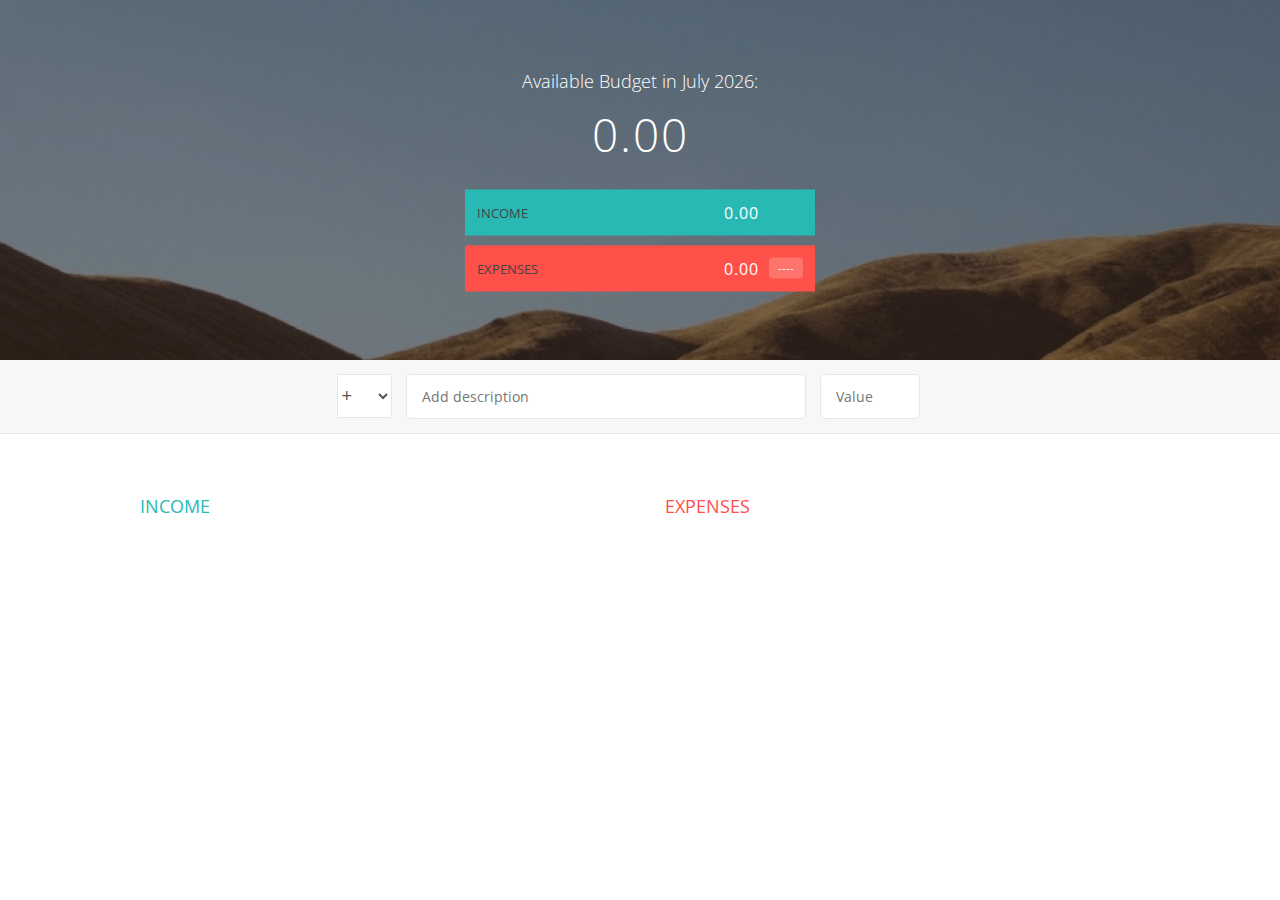
<file: budgety/index.html>
<!DOCTYPE html>
<html lang="en">
    <head>
        <meta charset="UTF-8">
        <link href="https://fonts.googleapis.com/css?family=Open+Sans:100,300,400,600" rel="stylesheet" type="text/css">
        <link href="http://code.ionicframework.com/ionicons/2.0.1/css/ionicons.min.css" rel="stylesheet" type="text/css">
        <link type="text/css" rel="stylesheet" href="style.css">
        <title>Budgety</title>
    </head>
    <body>
        
        <div class="top">
            <div class="budget">
                <div class="budget__title">
                    Available Budget in <span class="budget__title--month">%Month%</span>:
                </div>
                
                <div class="budget__value">+ 2,345.64</div>
                
                <div class="budget__income clearfix">
                    <div class="budget__income--text">Income</div>
                    <div class="right">
                        <div class="budget__income--value">+ 4,300.00</div>
                        <div class="budget__income--percentage">&nbsp;</div>
                    </div>
                </div>
                
                <div class="budget__expenses clearfix">
                    <div class="budget__expenses--text">Expenses</div>
                    <div class="right clearfix">
                        <div class="budget__expenses--value">- 1,954.36</div>
                        <div class="budget__expenses--percentage">45%</div>
                    </div>
                </div>
            </div>
        </div>
        
        
        
        <div class="bottom">
            <div class="add">
                <div class="add__container">
                    <select class="add__type">
                        <option value="inc" selected>+</option>
                        <option value="exp">-</option>
                    </select>
                    <input type="text" class="add__description" placeholder="Add description">
                    <input type="number" class="add__value" placeholder="Value">
                    <button class="add__btn"><i class="ion-ios-checkmark-outline"></i></button>
                </div>
            </div>
            
            <div class="container clearfix">
                <div class="income">
                    <h2 class="icome__title">Income</h2>
                    
                    <div class="income__list">
                       
                        <!--
                        <div class="item clearfix" id="income-0">
                            <div class="item__description">Salary</div>
                            <div class="right clearfix">
                                <div class="item__value">+ 2,100.00</div>
                                <div class="item__delete">
                                    <button class="item__delete--btn"><i class="ion-ios-close-outline"></i></button>
                                </div>
                            </div>
                        </div>
                        
                        <div class="item clearfix" id="income-1">
                            <div class="item__description">Sold car</div>
                            <div class="right clearfix">
                                <div class="item__value">+ 1,500.00</div>
                                <div class="item__delete">
                                    <button class="item__delete--btn"><i class="ion-ios-close-outline"></i></button>
                                </div>
                            </div>
                        </div>
                        -->
                        
                    </div>
                </div>
                
                
                
                <div class="expenses">
                    <h2 class="expenses__title">Expenses</h2>
                    
                    <div class="expenses__list">
                       
                        <!--
                        <div class="item clearfix" id="expense-0">
                            <div class="item__description">Apartment rent</div>
                            <div class="right clearfix">
                                <div class="item__value">- 900.00</div>
                                <div class="item__percentage">21%</div>
                                <div class="item__delete">
                                    <button class="item__delete--btn"><i class="ion-ios-close-outline"></i></button>
                                </div>
                            </div>
                        </div>

                        <div class="item clearfix" id="expense-1">
                            <div class="item__description">Grocery shopping</div>
                            <div class="right clearfix">
                                <div class="item__value">- 435.28</div>
                                <div class="item__percentage">10%</div>
                                <div class="item__delete">
                                    <button class="item__delete--btn"><i class="ion-ios-close-outline"></i></button>
                                </div>
                            </div>
                        </div>
                        -->
                        
                    </div>
                </div>
            </div>
            
            
        </div>
        
        <script src="app.js"></script>
    </body>
</html>
</file>
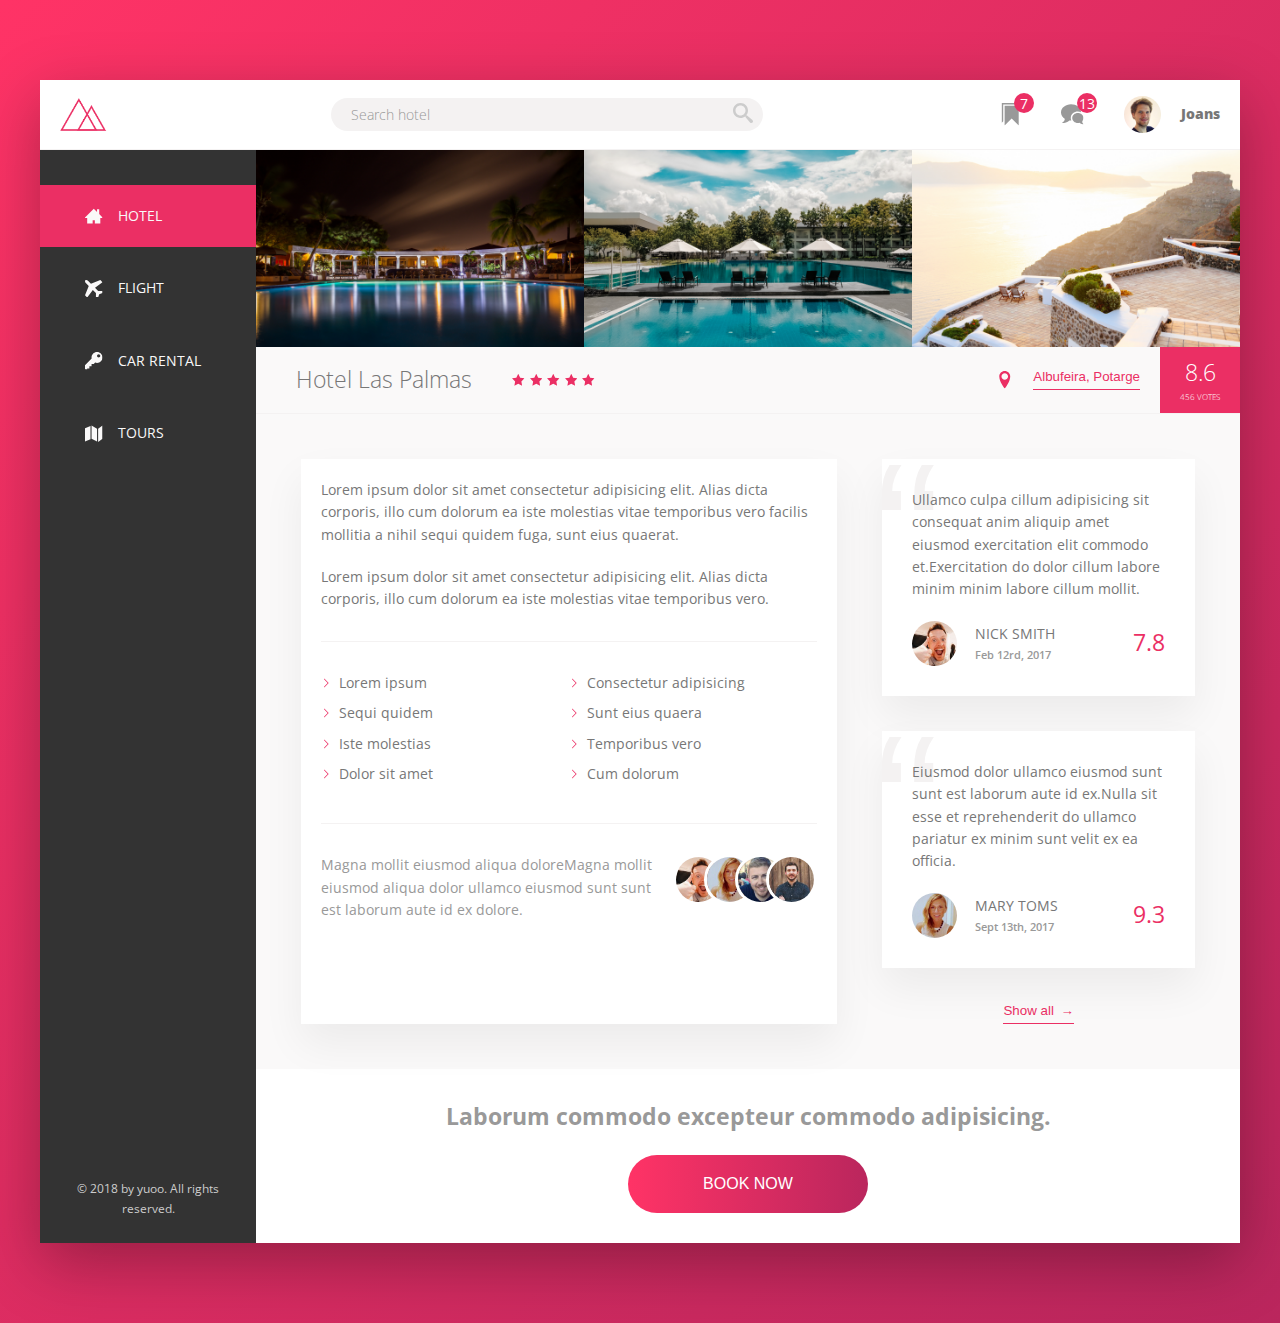
<file: trillo/index.html>
<!DOCTYPE html>
<html lang="en">

<head>
    <meta charset="UTF-8">
    <meta name="viewport" content="width=device-width, initial-scale=1.0">
    <link href="https://fonts.googleapis.com/css?family=Open+Sans:300,400,600" rel="stylesheet">
    <link rel="stylesheet" href="css/style.css">
    <link rel="shortcut icon" type="image/png" href="img/favicon.png">

    <title>trillo &mdash; Your all-in-one booking app</title>
</head>

<body>
    <div class="container">
        <header class="header">
            <img src="./img/logo.png" alt="logo" class="logo">

            <form action="#" class="search">
                <input type="text" class="search__input" placeholder="Search hotel">
                <button class="search__button">
                    <svg class="search__icon">
                        <use xlink:href="./img/sprite.svg#icon-search"></use>
                    </svg>
                </button>
            </form>

            <nav class="user-nav">
                <div class="user-nav__icon-box">
                    <svg class="user-nav__icon">
                        <use xlink:href="./img/sprite.svg#icon-bookmarks"></use>
                    </svg>
                    <span class="user-nav__notification">7</span>
                </div>
                <div class="user-nav__icon-box">
                    <svg class="user-nav__icon">
                        <use xlink:href="./img/sprite.svg#icon-bubbles"></use>
                    </svg>
                    <span class="user-nav__notification">13</span>
                </div>
                <div class="user-nav__user">
                    <img src="./img/user.jpg" alt="user" class="user-nav__user-photo">
                    <span class="user-nav__user-name">Joans</span>
                </div>
            </nav>
        </header>
        <div class="content">
            <nav class="sidebar">
                <ul class="side-nav">
                    <li class="side-nav__item side-nav__item--active">
                        <a href="#" class="side-nav__link">
                            <svg class="side-nav__icon">
                                <use xlink:href="./img/sprite.svg#icon-home3"></use>
                            </svg>
                            <span>Hotel</span>
                        </a>
                    </li>
                    <li class="side-nav__item">
                        <a href="#" class="side-nav__link">
                            <svg class="side-nav__icon">
                                <use xlink:href="./img/sprite.svg#icon-airplane"></use>
                            </svg>
                            <span>Flight</span>
                        </a>
                    </li>
                    <li class="side-nav__item">
                        <a href="#" class="side-nav__link">
                            <svg class="side-nav__icon">
                                <use xlink:href="./img/sprite.svg#icon-key"></use>
                            </svg>
                            <span>Car rental</span>
                        </a>
                    </li>
                    <li class="side-nav__item">
                        <a href="#" class="side-nav__link">
                            <svg class="side-nav__icon">
                                <use xlink:href="./img/sprite.svg#icon-map"></use>
                            </svg>
                            <span>Tours</span>
                        </a>
                    </li>
                </ul>
                <div class="legal">
                    &copy; 2018 by yuoo. All rights reserved.
                </div>
            </nav>
            <div class="hotel-view">
                <div class="gallery">
                    <figure class="gallery__item">
                        <img src="./img/hotel-1.jpg" alt="hotel-1" class="gallery__img">
                    </figure>
                    <figure class="gallery__item">
                        <img src="./img/hotel-2.jpg" alt="hotel-2" class="gallery__img">
                    </figure>
                    <figure class="gallery__item">
                        <img src="./img/hotel-3.jpg" alt="hotel-3" class="gallery__img">
                    </figure>
                </div>

                <div class="overview">
                    <h1 class="overview__heading">
                        Hotel Las Palmas
                    </h1>

                    <div class="overview__stars">
                        <svg class="overview__icon-star">
                            <use xlink:href="./img/sprite.svg#icon-star-full"></use>
                        </svg>
                        <svg class="overview__icon-star">
                            <use xlink:href="./img/sprite.svg#icon-star-full"></use>
                        </svg>
                        <svg class="overview__icon-star">
                            <use xlink:href="./img/sprite.svg#icon-star-full"></use>
                        </svg>
                        <svg class="overview__icon-star">
                            <use xlink:href="./img/sprite.svg#icon-star-full"></use>
                        </svg>
                        <svg class="overview__icon-star">
                            <use xlink:href="./img/sprite.svg#icon-star-full"></use>
                        </svg>
                    </div>

                    <div class="overview__loaction">
                        <svg class="overview__icon-loacation">
                            <use xlink:href="./img/sprite.svg#icon-location"></use>
                        </svg>
                        <button type="button" class="button-inline">Albufeira, Potarge</button>
                    </div>

                    <div class="overview__rating">
                        <div class="overview__rating-avr">8.6</div>
                        <div class="overview__rating-count">456 votes</div>
                    </div>
                </div>

                <div class="detail">
                    <div class="description">
                        <p class="paragraph">
                            Lorem ipsum dolor sit amet consectetur adipisicing elit. Alias dicta corporis, illo cum dolorum ea iste molestias vitae temporibus
                            vero facilis mollitia a nihil sequi quidem fuga, sunt eius quaerat.
                        </p>
                        <p class="paragraph">
                            Lorem ipsum dolor sit amet consectetur adipisicing elit. Alias dicta corporis, illo cum dolorum ea iste molestias vitae temporibus
                            vero.
                        </p>
                        <ul class="list">
                            <li class="list__item"> Lorem ipsum</li>
                            <li class="list__item">Consectetur adipisicing</li>
                            <li class="list__item">Sequi quidem</li>
                            <li class="list__item">Sunt eius quaera</li>
                            <li class="list__item">Iste molestias</li>
                            <li class="list__item">Temporibus vero</li>
                            <li class="list__item">Dolor sit amet</li>
                            <li class="list__item">Cum dolorum</li>
                        </ul>
                        <div class="recommend">
                            <p class="recommend__count">
                                Magna mollit eiusmod aliqua doloreMagna mollit eiusmod aliqua dolor ullamco eiusmod sunt sunt est laborum aute id ex dolore.
                            </p>
                            <div class="recommend__friends">
                                <img src="./img/user-1.jpg" alt="user-1" class="recommend__photo">
                                <img src="./img/user-2.jpg" alt="user-2" class="recommend__photo">
                                <img src="./img/user-3.jpg" alt="user-3" class="recommend__photo">
                                <img src="./img/user-4.jpg" alt="user-4" class="recommend__photo">
                            </div>
                        </div>
                    </div>

                    <div class="user-reviews">

                        <figure class="review">
                            <blockquote class="review__text">
                                Ullamco culpa cillum adipisicing sit consequat anim aliquip amet eiusmod exercitation elit commodo et.Exercitation do dolor cillum labore minim minim labore cillum mollit.
                            </blockquote>
                            <figure class="review__user">
                                <img src="./img/user-1.jpg " alt="user1" class="review__photo">
                                <div class="review__box">
                                    <p class="review__user-name">Nick Smith</p>
                                    <p class="review__user-data">Feb 12rd, 2017</p>
                                </div>
                                <div class="review__rating">7.8</div>
                            </figure>
                        </figure>


                        <figure class="review">
                            <blockquote class="review__text">
                                Eiusmod dolor ullamco eiusmod sunt sunt est laborum aute id ex.Nulla sit esse et reprehenderit do ullamco pariatur ex minim sunt velit ex ea officia.
                            </blockquote>
                            <figure class="review__user">
                                <img src="./img/user-2.jpg " alt="user2" class="review__photo">
                                <div class="review__box">
                                    <p class="review__user-name">Mary Toms</p>
                                    <p class="review__user-data">Sept 13th, 2017</p>
                                </div>
                                <div class="review__rating">9.3</div>
                            </figure>
                        </figure>
                        <button class="button-inline">Show all <span>&rarr;	</span></button>
                    </div>
                </div>

                <div class="cta">
                    <h2 class="cta__book-now">
                        Laborum commodo excepteur commodo adipisicing.
                    </h2>
                    <button class="btn">
                        <span class="btn__visible">Book Now</span>
                        <span class="btn__invisible">Only 4 rooms left</span>
                    </button>
                </div>

            </div>
        </div>
    </div>
</body>

</html>
</file>
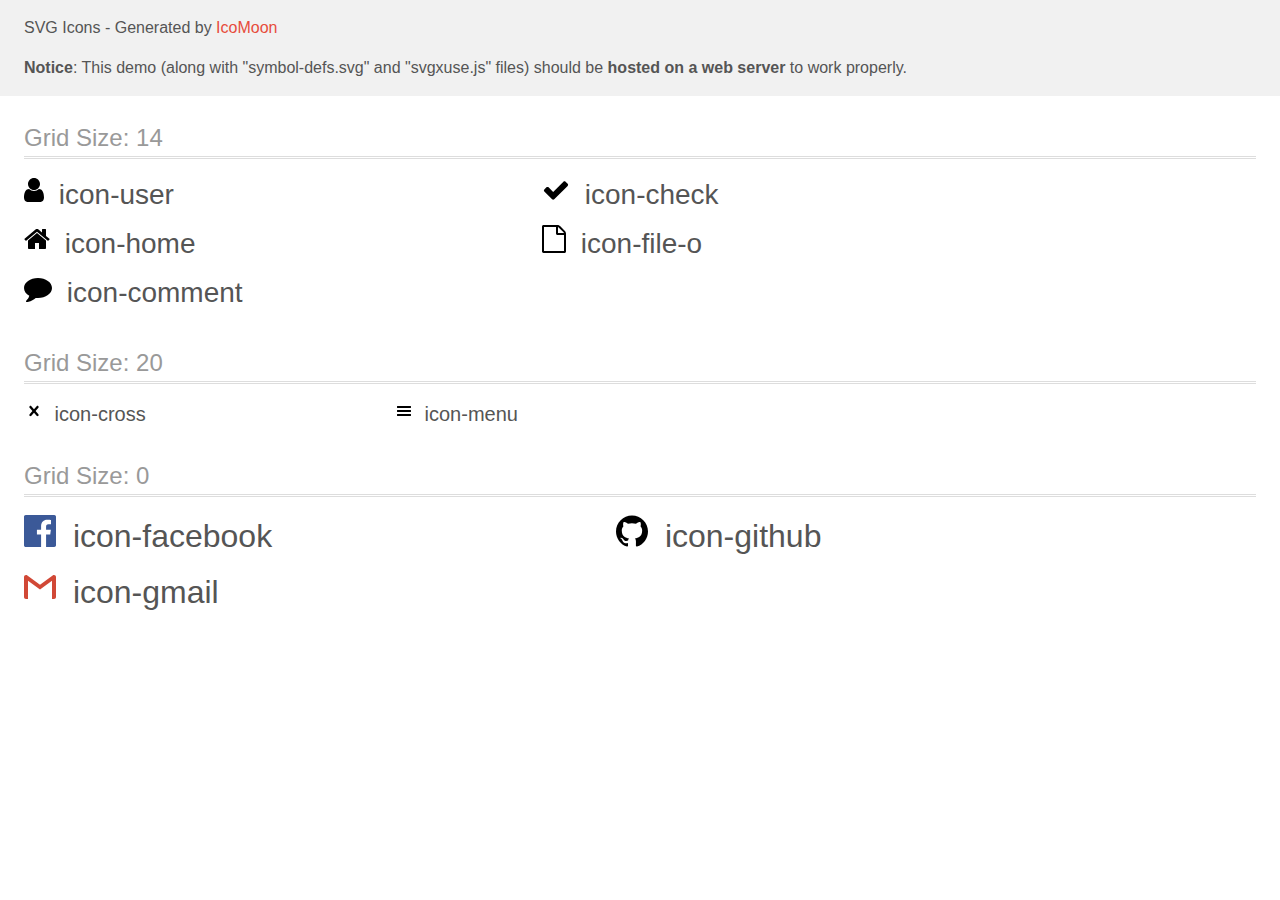
<file: img/icomoon_10_icons/demo-external-svg.html>
<!doctype html>
<html>
<head>
    <title>IcoMoon - SVG Icons</title>
    <meta charset="utf-8">
    <meta name="viewport" content="width=device-width, initial-scale=1">
    <link rel="stylesheet" href="demo-files/demo.css">
    <link rel="stylesheet" href="style.css">
</head>
<body>
<header class="bgc1 clearfix">
<div class="mhl">
    <p>SVG Icons - Generated by <a href="https://icomoon.io/app">IcoMoon</a></p><p><strong>Notice</strong>: This demo (along with "symbol-defs.svg" and "svgxuse.js" files) should be <b>hosted on a web server</b> to work properly.</p>
</div>
</header>
    <div class="clearfix mhl ptl">
        <h1 class="mvm mtn fgc1">Grid Size: 14</h1>
        <div class="glyph fs1">
            <div class="clearfix pbs">
                <svg class="icon icon-user"><use xlink:href="symbol-defs.svg#icon-user"></use></svg><span class="name"> icon-user</span>
            </div>
        </div>
        <div class="glyph fs1">
            <div class="clearfix pbs">
                <svg class="icon icon-check"><use xlink:href="symbol-defs.svg#icon-check"></use></svg><span class="name"> icon-check</span>
            </div>
        </div>
        <div class="glyph fs1">
            <div class="clearfix pbs">
                <svg class="icon icon-home"><use xlink:href="symbol-defs.svg#icon-home"></use></svg><span class="name"> icon-home</span>
            </div>
        </div>
        <div class="glyph fs1">
            <div class="clearfix pbs">
                <svg class="icon icon-file-o"><use xlink:href="symbol-defs.svg#icon-file-o"></use></svg><span class="name"> icon-file-o</span>
            </div>
        </div>
        <div class="glyph fs1">
            <div class="clearfix pbs">
                <svg class="icon icon-comment"><use xlink:href="symbol-defs.svg#icon-comment"></use></svg><span class="name"> icon-comment</span>
            </div>
        </div>
  </div>
    <div class="clearfix mhl ptl">
        <h1 class="mvm mtn fgc1">Grid Size: 20</h1>
        <div class="glyph fs2">
            <div class="clearfix pbs">
                <svg class="icon icon-cross"><use xlink:href="symbol-defs.svg#icon-cross"></use></svg><span class="name"> icon-cross</span>
            </div>
        </div>
        <div class="glyph fs2">
            <div class="clearfix pbs">
                <svg class="icon icon-menu"><use xlink:href="symbol-defs.svg#icon-menu"></use></svg><span class="name"> icon-menu</span>
            </div>
        </div>
  </div>
    <div class="clearfix mhl ptl">
        <h1 class="mvm mtn fgc1">Grid Size: 0</h1>
        <div class="glyph fs3">
            <div class="clearfix pbs">
                <svg class="icon icon-facebook"><use xlink:href="symbol-defs.svg#icon-facebook"></use></svg><span class="name"> icon-facebook</span>
            </div>
        </div>
        <div class="glyph fs3">
            <div class="clearfix pbs">
                <svg class="icon icon-github"><use xlink:href="symbol-defs.svg#icon-github"></use></svg><span class="name"> icon-github</span>
            </div>
        </div>
        <div class="glyph fs3">
            <div class="clearfix pbs">
                <svg class="icon icon-gmail"><use xlink:href="symbol-defs.svg#icon-gmail"></use></svg><span class="name"> icon-gmail</span>
            </div>
        </div>
  </div>
<script defer src="svgxuse.js"></script>
</body>
</html>
</file>
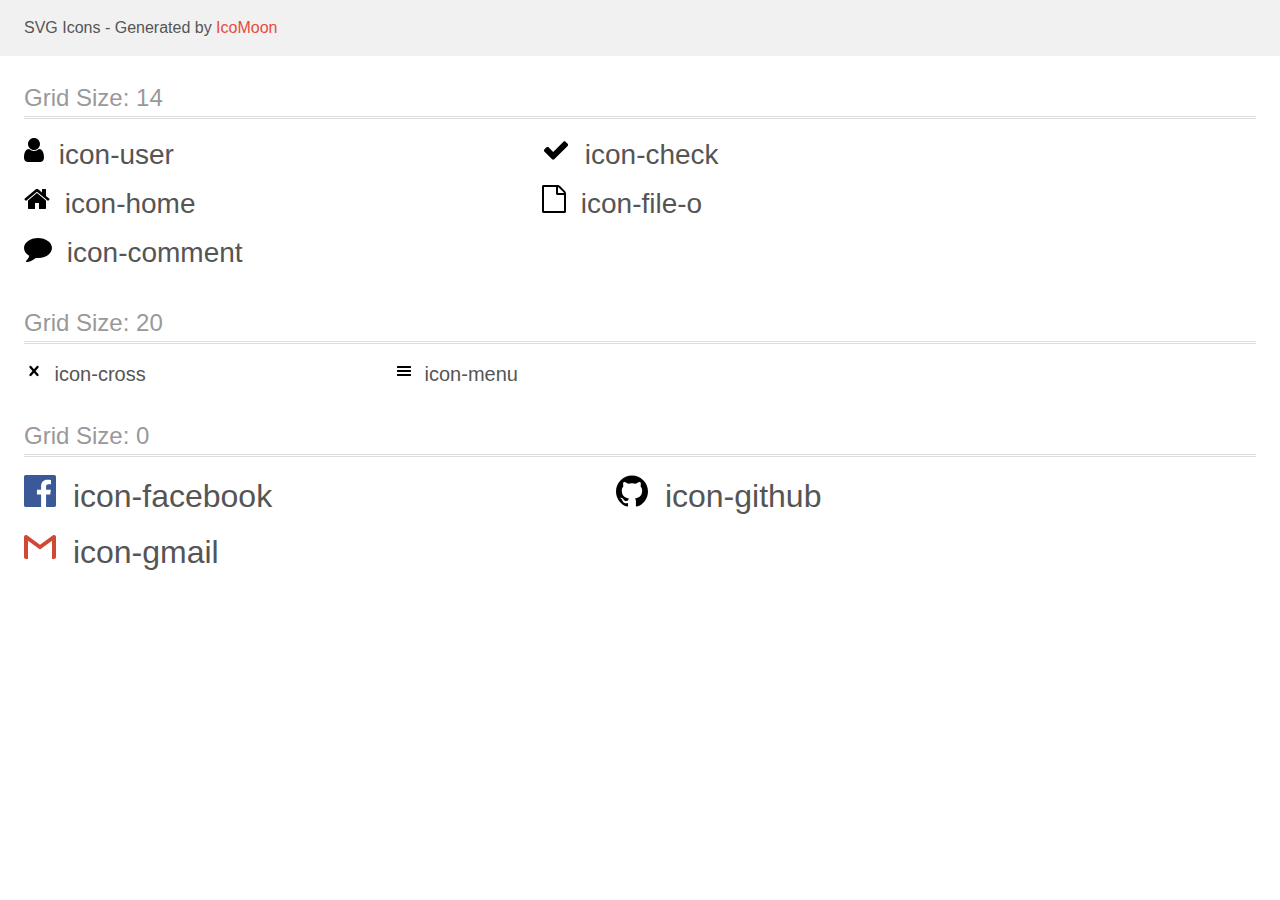
<file: img/icomoon_10_icons/demo.html>
<!doctype html>
<html>
<head>
    <title>IcoMoon - SVG Icons</title>
    <meta charset="utf-8">
    <meta name="viewport" content="width=device-width, initial-scale=1">
    <link rel="stylesheet" href="demo-files/demo.css">
    <link rel="stylesheet" href="style.css">
</head>
<body>
<svg aria-hidden="true" style="position: absolute; width: 0; height: 0; overflow: hidden;" version="1.1" xmlns="http://www.w3.org/2000/svg" xmlns:xlink="http://www.w3.org/1999/xlink">
<defs>
<symbol id="icon-user" viewBox="0 0 20 28">
<title>user</title>
<path d="M20 21.859c0 2.281-1.5 4.141-3.328 4.141h-13.344c-1.828 0-3.328-1.859-3.328-4.141 0-4.109 1.016-8.859 5.109-8.859 1.266 1.234 2.984 2 4.891 2s3.625-0.766 4.891-2c4.094 0 5.109 4.75 5.109 8.859zM16 8c0 3.313-2.688 6-6 6s-6-2.688-6-6 2.688-6 6-6 6 2.688 6 6z"></path>
</symbol>
<symbol id="icon-check" viewBox="0 0 28 28">
<title>check</title>
<path d="M26.109 8.844c0 0.391-0.156 0.781-0.438 1.062l-13.438 13.438c-0.281 0.281-0.672 0.438-1.062 0.438s-0.781-0.156-1.062-0.438l-7.781-7.781c-0.281-0.281-0.438-0.672-0.438-1.062s0.156-0.781 0.438-1.062l2.125-2.125c0.281-0.281 0.672-0.438 1.062-0.438s0.781 0.156 1.062 0.438l4.594 4.609 10.25-10.266c0.281-0.281 0.672-0.438 1.062-0.438s0.781 0.156 1.062 0.438l2.125 2.125c0.281 0.281 0.438 0.672 0.438 1.062z"></path>
</symbol>
<symbol id="icon-home" viewBox="0 0 26 28">
<title>home</title>
<path d="M22 15.5v7.5c0 0.547-0.453 1-1 1h-6v-6h-4v6h-6c-0.547 0-1-0.453-1-1v-7.5c0-0.031 0.016-0.063 0.016-0.094l8.984-7.406 8.984 7.406c0.016 0.031 0.016 0.063 0.016 0.094zM25.484 14.422l-0.969 1.156c-0.078 0.094-0.203 0.156-0.328 0.172h-0.047c-0.125 0-0.234-0.031-0.328-0.109l-10.813-9.016-10.813 9.016c-0.109 0.078-0.234 0.125-0.375 0.109-0.125-0.016-0.25-0.078-0.328-0.172l-0.969-1.156c-0.172-0.203-0.141-0.531 0.063-0.703l11.234-9.359c0.656-0.547 1.719-0.547 2.375 0l3.813 3.187v-3.047c0-0.281 0.219-0.5 0.5-0.5h3c0.281 0 0.5 0.219 0.5 0.5v6.375l3.422 2.844c0.203 0.172 0.234 0.5 0.063 0.703z"></path>
</symbol>
<symbol id="icon-file-o" viewBox="0 0 24 28">
<title>file-o</title>
<path d="M22.937 5.938c0.578 0.578 1.062 1.734 1.062 2.562v18c0 0.828-0.672 1.5-1.5 1.5h-21c-0.828 0-1.5-0.672-1.5-1.5v-25c0-0.828 0.672-1.5 1.5-1.5h14c0.828 0 1.984 0.484 2.562 1.062zM16 2.125v5.875h5.875c-0.094-0.266-0.234-0.531-0.344-0.641l-4.891-4.891c-0.109-0.109-0.375-0.25-0.641-0.344zM22 26v-16h-6.5c-0.828 0-1.5-0.672-1.5-1.5v-6.5h-12v24h20z"></path>
</symbol>
<symbol id="icon-comment" viewBox="0 0 28 28">
<title>comment</title>
<path d="M28 14c0 5.531-6.266 10-14 10-0.766 0-1.531-0.047-2.266-0.125-2.047 1.813-4.484 3.094-7.187 3.781-0.562 0.156-1.172 0.266-1.781 0.344-0.344 0.031-0.672-0.219-0.75-0.594v-0.016c-0.078-0.391 0.187-0.625 0.422-0.906 0.984-1.109 2.109-2.047 2.844-4.656-3.219-1.828-5.281-4.656-5.281-7.828 0-5.516 6.266-10 14-10s14 4.469 14 10z"></path>
</symbol>
<symbol id="icon-cross" viewBox="0 0 20 20">
<title>cross</title>
<path d="M14.348 14.849c-0.469 0.469-1.229 0.469-1.697 0l-2.651-3.030-2.651 3.029c-0.469 0.469-1.229 0.469-1.697 0-0.469-0.469-0.469-1.229 0-1.697l2.758-3.15-2.759-3.152c-0.469-0.469-0.469-1.228 0-1.697s1.228-0.469 1.697 0l2.652 3.031 2.651-3.031c0.469-0.469 1.228-0.469 1.697 0s0.469 1.229 0 1.697l-2.758 3.152 2.758 3.15c0.469 0.469 0.469 1.229 0 1.698z"></path>
</symbol>
<symbol id="icon-menu" viewBox="0 0 20 20">
<title>menu</title>
<path d="M16.4 9h-12.8c-0.552 0-0.6 0.447-0.6 1s0.048 1 0.6 1h12.8c0.552 0 0.6-0.447 0.6-1s-0.048-1-0.6-1zM16.4 13h-12.8c-0.552 0-0.6 0.447-0.6 1s0.048 1 0.6 1h12.8c0.552 0 0.6-0.447 0.6-1s-0.048-1-0.6-1zM3.6 7h12.8c0.552 0 0.6-0.447 0.6-1s-0.048-1-0.6-1h-12.8c-0.552 0-0.6 0.447-0.6 1s0.048 1 0.6 1z"></path>
</symbol>
<symbol id="icon-facebook" viewBox="0 0 32 32">
<title>facebook</title>
<path fill="#3b5998" style="fill: var(--color1, #3b5998)" d="M30.235 0h-28.469c-0.975 0-1.765 0.791-1.765 1.765v28.469c0 0.976 0.791 1.765 1.765 1.765h15.325v-12.392h-4.172v-4.828h4.172v-3.567c0-4.132 2.525-6.38 6.212-6.38 1.767 0 3.285 0.129 3.728 0.188v4.32h-2.561c-2 0-2.389 0.961-2.389 2.361v3.081h4.779l-0.62 4.84h-4.159v12.376h8.153c0.977 0 1.767-0.789 1.767-1.765v-28.469c0-0.975-0.789-1.765-1.765-1.765z"></path>
</symbol>
<symbol id="icon-github" viewBox="0 0 32 32">
<title>github</title>
<path d="M16 0.396c-8.84 0-16 7.164-16 16 0 7.071 4.584 13.067 10.94 15.18 0.8 0.151 1.093-0.344 1.093-0.769 0-0.38-0.013-1.387-0.020-2.72-4.451 0.965-5.389-2.147-5.389-2.147-0.728-1.847-1.78-2.34-1.78-2.34-1.449-0.992 0.112-0.972 0.112-0.972 1.607 0.112 2.451 1.648 2.451 1.648 1.427 2.447 3.745 1.74 4.66 1.331 0.144-1.035 0.556-1.74 1.013-2.14-3.553-0.4-7.288-1.776-7.288-7.907 0-1.747 0.62-3.173 1.647-4.293-0.18-0.404-0.72-2.031 0.14-4.235 0 0 1.34-0.429 4.4 1.64 1.28-0.356 2.64-0.532 4-0.54 1.36 0.008 2.72 0.184 4 0.54 3.040-2.069 4.38-1.64 4.38-1.64 0.86 2.204 0.32 3.831 0.16 4.235 1.020 1.12 1.64 2.547 1.64 4.293 0 6.147-3.74 7.5-7.3 7.893 0.56 0.48 1.080 1.461 1.080 2.96 0 2.141-0.020 3.861-0.020 4.381 0 0.42 0.28 0.92 1.1 0.76 6.401-2.099 10.981-8.099 10.981-15.159 0-8.836-7.164-16-16-16z"></path>
</symbol>
<symbol id="icon-gmail" viewBox="0 0 32 32">
<title>gmail</title>
<path fill="#d14836" style="fill: var(--color2, #d14836)" d="M32 6v20c0 1.133-0.867 2-2 2h-2v-18.151l-12 8.617-12-8.617v18.151h-2c-1.135 0-2-0.867-2-2v-20c0-0.567 0.216-1.067 0.575-1.424 0.359-0.363 0.86-0.576 1.425-0.576h0.667l13.333 9.667 13.333-9.667h0.667c0.567 0 1.067 0.216 1.425 0.576 0.36 0.357 0.575 0.857 0.575 1.424z"></path>
</symbol>
</defs>
</svg>

<header class="bgc1 clearfix">
<div class="mhl">
    <p>SVG Icons - Generated by <a href="https://icomoon.io/app">IcoMoon</a></p>
</div>
</header>
    <div class="clearfix mhl ptl">
        <h1 class="mvm mtn fgc1">Grid Size: 14</h1>
        <div class="glyph fs1">
            <div class="clearfix pbs">
                <svg class="icon icon-user"><use xlink:href="#icon-user"></use></svg><span class="name"> icon-user</span>
            </div>
        </div>
        <div class="glyph fs1">
            <div class="clearfix pbs">
                <svg class="icon icon-check"><use xlink:href="#icon-check"></use></svg><span class="name"> icon-check</span>
            </div>
        </div>
        <div class="glyph fs1">
            <div class="clearfix pbs">
                <svg class="icon icon-home"><use xlink:href="#icon-home"></use></svg><span class="name"> icon-home</span>
            </div>
        </div>
        <div class="glyph fs1">
            <div class="clearfix pbs">
                <svg class="icon icon-file-o"><use xlink:href="#icon-file-o"></use></svg><span class="name"> icon-file-o</span>
            </div>
        </div>
        <div class="glyph fs1">
            <div class="clearfix pbs">
                <svg class="icon icon-comment"><use xlink:href="#icon-comment"></use></svg><span class="name"> icon-comment</span>
            </div>
        </div>
  </div>
    <div class="clearfix mhl ptl">
        <h1 class="mvm mtn fgc1">Grid Size: 20</h1>
        <div class="glyph fs2">
            <div class="clearfix pbs">
                <svg class="icon icon-cross"><use xlink:href="#icon-cross"></use></svg><span class="name"> icon-cross</span>
            </div>
        </div>
        <div class="glyph fs2">
            <div class="clearfix pbs">
                <svg class="icon icon-menu"><use xlink:href="#icon-menu"></use></svg><span class="name"> icon-menu</span>
            </div>
        </div>
  </div>
    <div class="clearfix mhl ptl">
        <h1 class="mvm mtn fgc1">Grid Size: 0</h1>
        <div class="glyph fs3">
            <div class="clearfix pbs">
                <svg class="icon icon-facebook"><use xlink:href="#icon-facebook"></use></svg><span class="name"> icon-facebook</span>
            </div>
        </div>
        <div class="glyph fs3">
            <div class="clearfix pbs">
                <svg class="icon icon-github"><use xlink:href="#icon-github"></use></svg><span class="name"> icon-github</span>
            </div>
        </div>
        <div class="glyph fs3">
            <div class="clearfix pbs">
                <svg class="icon icon-gmail"><use xlink:href="#icon-gmail"></use></svg><span class="name"> icon-gmail</span>
            </div>
        </div>
  </div>
<script defer src="svgxuse.js"></script>
</body>
</html>
</file>
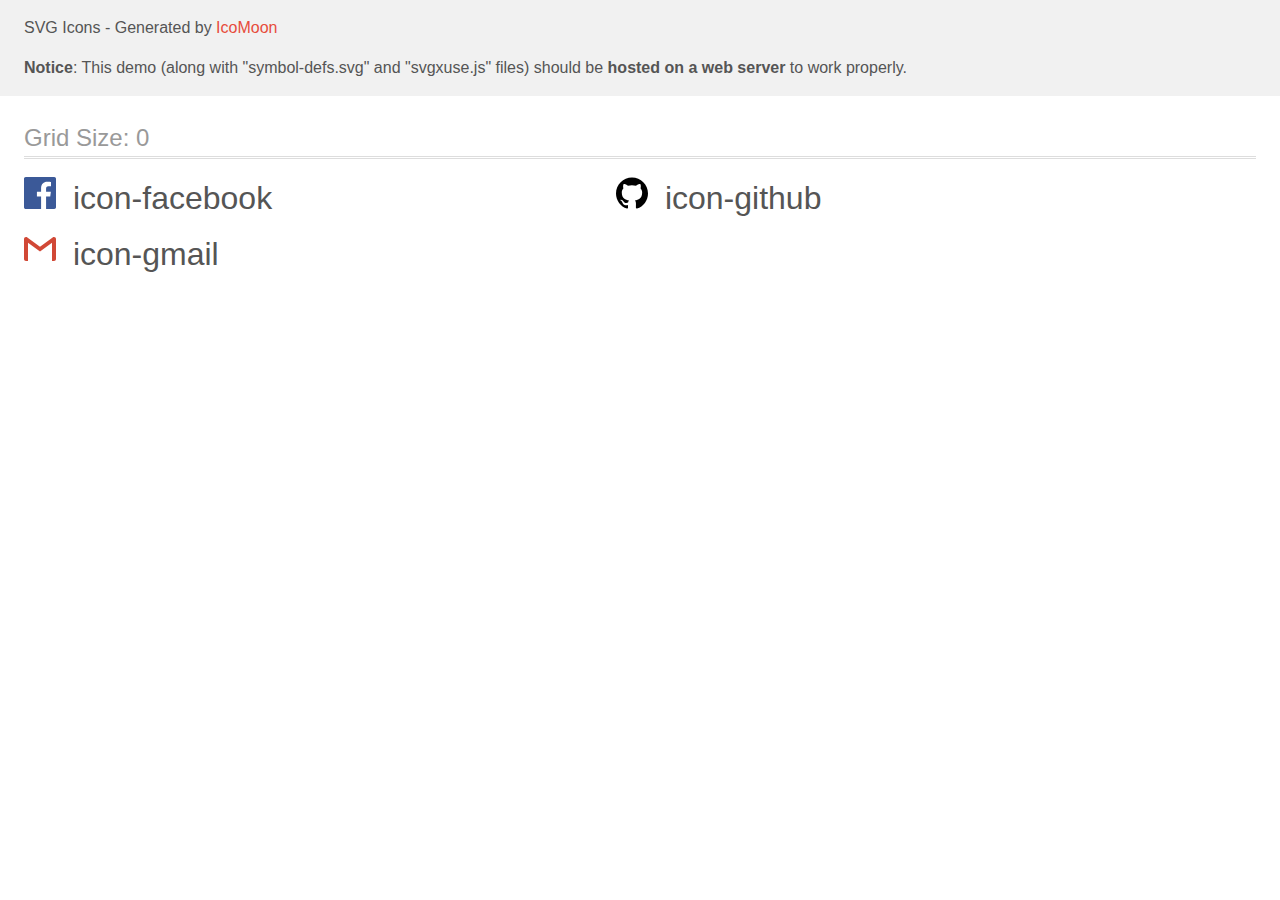
<file: img/icomoon_3_icons/demo-external-svg.html>
<!doctype html>
<html>
<head>
    <title>IcoMoon - SVG Icons</title>
    <meta charset="utf-8">
    <meta name="viewport" content="width=device-width, initial-scale=1">
    <link rel="stylesheet" href="demo-files/demo.css">
    <link rel="stylesheet" href="style.css">
</head>
<body>
<header class="bgc1 clearfix">
<div class="mhl">
    <p>SVG Icons - Generated by <a href="https://icomoon.io/app">IcoMoon</a></p><p><strong>Notice</strong>: This demo (along with "symbol-defs.svg" and "svgxuse.js" files) should be <b>hosted on a web server</b> to work properly.</p>
</div>
</header>
    <div class="clearfix mhl ptl">
        <h1 class="mvm mtn fgc1">Grid Size: 0</h1>
        <div class="glyph fs1">
            <div class="clearfix pbs">
                <svg class="icon icon-facebook"><use xlink:href="symbol-defs.svg#icon-facebook"></use></svg><span class="name"> icon-facebook</span>
            </div>
        </div>
        <div class="glyph fs1">
            <div class="clearfix pbs">
                <svg class="icon icon-github"><use xlink:href="symbol-defs.svg#icon-github"></use></svg><span class="name"> icon-github</span>
            </div>
        </div>
        <div class="glyph fs1">
            <div class="clearfix pbs">
                <svg class="icon icon-gmail"><use xlink:href="symbol-defs.svg#icon-gmail"></use></svg><span class="name"> icon-gmail</span>
            </div>
        </div>
  </div>
<script defer src="svgxuse.js"></script>
</body>
</html>
</file>
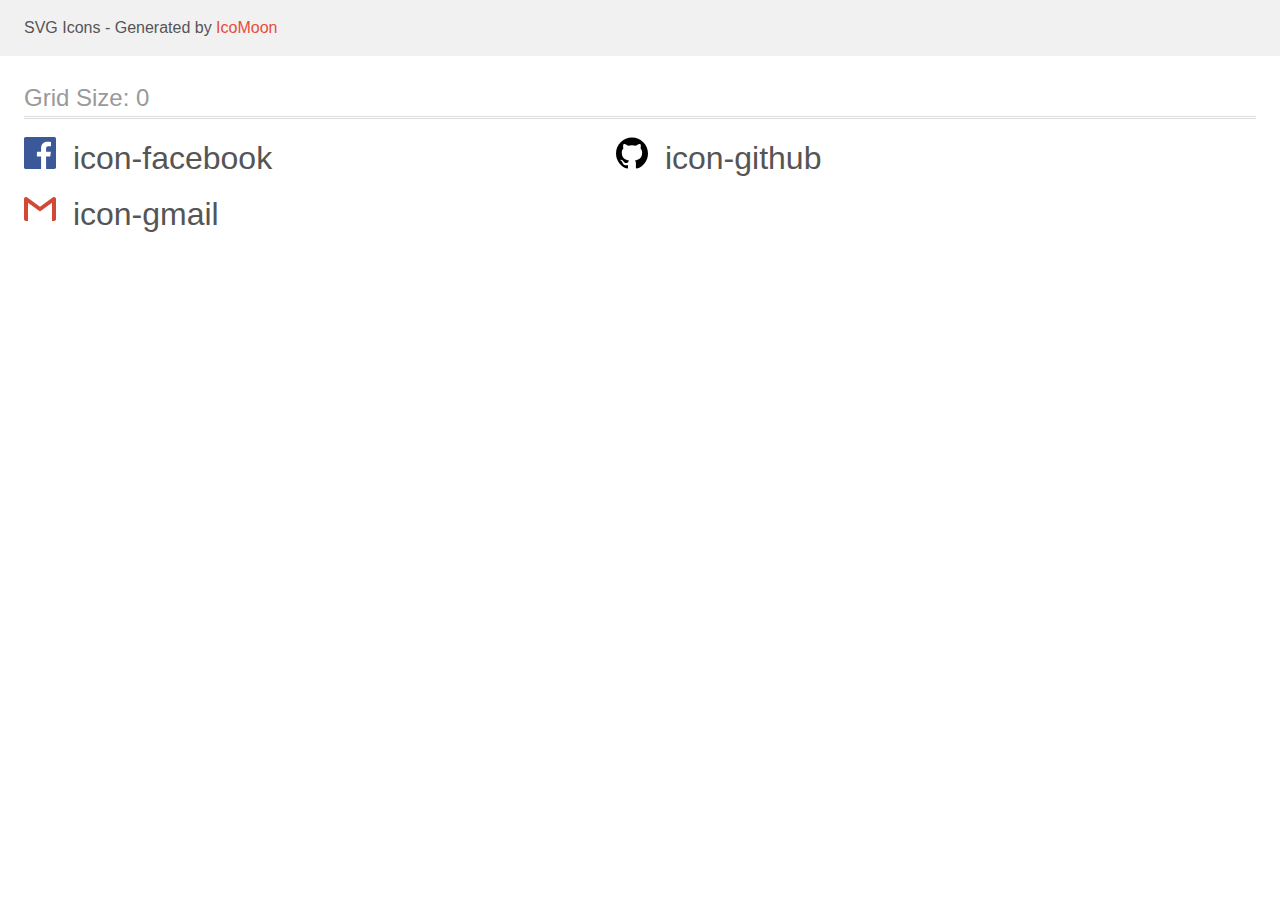
<file: img/icomoon_3_icons/demo.html>
<!doctype html>
<html>
<head>
    <title>IcoMoon - SVG Icons</title>
    <meta charset="utf-8">
    <meta name="viewport" content="width=device-width, initial-scale=1">
    <link rel="stylesheet" href="demo-files/demo.css">
    <link rel="stylesheet" href="style.css">
</head>
<body>
<svg aria-hidden="true" style="position: absolute; width: 0; height: 0; overflow: hidden;" version="1.1" xmlns="http://www.w3.org/2000/svg" xmlns:xlink="http://www.w3.org/1999/xlink">
<defs>
<symbol id="icon-facebook" viewBox="0 0 32 32">
<title>facebook</title>
<path fill="#3b5998" style="fill: var(--color1, #3b5998)" d="M30.235 0h-28.469c-0.975 0-1.765 0.791-1.765 1.765v28.469c0 0.976 0.791 1.765 1.765 1.765h15.325v-12.392h-4.172v-4.828h4.172v-3.567c0-4.132 2.525-6.38 6.212-6.38 1.767 0 3.285 0.129 3.728 0.188v4.32h-2.561c-2 0-2.389 0.961-2.389 2.361v3.081h4.779l-0.62 4.84h-4.159v12.376h8.153c0.977 0 1.767-0.789 1.767-1.765v-28.469c0-0.975-0.789-1.765-1.765-1.765z"></path>
</symbol>
<symbol id="icon-github" viewBox="0 0 32 32">
<title>github</title>
<path d="M16 0.396c-8.84 0-16 7.164-16 16 0 7.071 4.584 13.067 10.94 15.18 0.8 0.151 1.093-0.344 1.093-0.769 0-0.38-0.013-1.387-0.020-2.72-4.451 0.965-5.389-2.147-5.389-2.147-0.728-1.847-1.78-2.34-1.78-2.34-1.449-0.992 0.112-0.972 0.112-0.972 1.607 0.112 2.451 1.648 2.451 1.648 1.427 2.447 3.745 1.74 4.66 1.331 0.144-1.035 0.556-1.74 1.013-2.14-3.553-0.4-7.288-1.776-7.288-7.907 0-1.747 0.62-3.173 1.647-4.293-0.18-0.404-0.72-2.031 0.14-4.235 0 0 1.34-0.429 4.4 1.64 1.28-0.356 2.64-0.532 4-0.54 1.36 0.008 2.72 0.184 4 0.54 3.040-2.069 4.38-1.64 4.38-1.64 0.86 2.204 0.32 3.831 0.16 4.235 1.020 1.12 1.64 2.547 1.64 4.293 0 6.147-3.74 7.5-7.3 7.893 0.56 0.48 1.080 1.461 1.080 2.96 0 2.141-0.020 3.861-0.020 4.381 0 0.42 0.28 0.92 1.1 0.76 6.401-2.099 10.981-8.099 10.981-15.159 0-8.836-7.164-16-16-16z"></path>
</symbol>
<symbol id="icon-gmail" viewBox="0 0 32 32">
<title>gmail</title>
<path fill="#d14836" style="fill: var(--color2, #d14836)" d="M32 6v20c0 1.133-0.867 2-2 2h-2v-18.151l-12 8.617-12-8.617v18.151h-2c-1.135 0-2-0.867-2-2v-20c0-0.567 0.216-1.067 0.575-1.424 0.359-0.363 0.86-0.576 1.425-0.576h0.667l13.333 9.667 13.333-9.667h0.667c0.567 0 1.067 0.216 1.425 0.576 0.36 0.357 0.575 0.857 0.575 1.424z"></path>
</symbol>
</defs>
</svg>

<header class="bgc1 clearfix">
<div class="mhl">
    <p>SVG Icons - Generated by <a href="https://icomoon.io/app">IcoMoon</a></p>
</div>
</header>
    <div class="clearfix mhl ptl">
        <h1 class="mvm mtn fgc1">Grid Size: 0</h1>
        <div class="glyph fs1">
            <div class="clearfix pbs">
                <svg class="icon icon-facebook"><use xlink:href="#icon-facebook"></use></svg><span class="name"> icon-facebook</span>
            </div>
        </div>
        <div class="glyph fs1">
            <div class="clearfix pbs">
                <svg class="icon icon-github"><use xlink:href="#icon-github"></use></svg><span class="name"> icon-github</span>
            </div>
        </div>
        <div class="glyph fs1">
            <div class="clearfix pbs">
                <svg class="icon icon-gmail"><use xlink:href="#icon-gmail"></use></svg><span class="name"> icon-gmail</span>
            </div>
        </div>
  </div>
<script defer src="svgxuse.js"></script>
</body>
</html>
</file>
<file: budgety/style.css>
/**********************************************
*** GENERAL
**********************************************/

* {
    margin: 0;
    padding: 0;
    box-sizing: border-box;
}

.clearfix::after {
    content: "";
    display: table;
    clear: both;
}

body {
    color: #555;
    font-family: Open Sans;
    font-size: 16px;
    position: relative;
    height: 100vh;
    font-weight: 400;
}

.right { float: right; }
.red { color: #FF5049 !important; }
.red-focus:focus { border: 1px solid #FF5049 !important; }

/**********************************************
*** TOP PART
**********************************************/

.top {
    height: 40vh;
    background-image: linear-gradient(rgba(0, 0, 0, 0.35), rgba(0, 0, 0, 0.35)), url(back.png);
    background-size: cover;
    background-position: center;
    position: relative;
}

.budget {
    position: absolute;
    width: 350px;
    top: 50%;
    left: 50%;
    transform: translate(-50%, -50%);
    color: #fff;
}

.budget__title {
    font-size: 18px;
    text-align: center;
    margin-bottom: 10px;
    font-weight: 300;
}

.budget__value {
    font-weight: 300;
    font-size: 46px;
    text-align: center;
    margin-bottom: 25px;
    letter-spacing: 2px;
}

.budget__income,
.budget__expenses {
    padding: 12px;
    text-transform: uppercase;
}

.budget__income {
    margin-bottom: 10px;
    background-color: #28B9B5;
}

.budget__expenses {
    background-color: #FF5049;
}

.budget__income--text,
.budget__expenses--text {
    float: left;
    font-size: 13px;
    color: #444;
    margin-top: 2px;
}

.budget__income--value,
.budget__expenses--value {
    letter-spacing: 1px;
    float: left;
}

.budget__income--percentage,
.budget__expenses--percentage {
    float: left;
    width: 34px;
    font-size: 11px;
    padding: 3px 0;
    margin-left: 10px;
}

.budget__expenses--percentage {
    background-color: rgba(255, 255, 255, 0.2);
    text-align: center;
    border-radius: 3px;
}


/**********************************************
*** BOTTOM PART
**********************************************/

/***** FORM *****/
.add {
    padding: 14px;
    border-bottom: 1px solid #e7e7e7;
    background-color: #f7f7f7;
}

.add__container {
    margin: 0 auto;
    text-align: center;
}

.add__type {
    width: 55px;
    border: 1px solid #e7e7e7;
    height: 44px;
    font-size: 18px;
    color: inherit;
    background-color: #fff;
    margin-right: 10px;
    font-weight: 300;
    transition: border 0.3s;
}

.add__description,
.add__value {
    border: 1px solid #e7e7e7;
    background-color: #fff;
    color: inherit;
    font-family: inherit;
    font-size: 14px;
    padding: 12px 15px;
    margin-right: 10px;
    border-radius: 5px;
    transition: border 0.3s;
}

.add__description { width: 400px;}
.add__value { width: 100px;}

.add__btn {
    font-size: 35px;
    background: none;
    border: none;
    color: #28B9B5;
    cursor: pointer;
    display: inline-block;
    vertical-align: middle;
    line-height: 1.1;
    margin-left: 10px;
}

.add__btn:active { transform: translateY(2px); }

.add__type:focus,
.add__description:focus,
.add__value:focus {
    outline: none;
    border: 1px solid #28B9B5;
}

.add__btn:focus { outline: none; }

/***** LISTS *****/
.container {
    width: 1000px;
    margin: 60px auto;
}

.income {
    float: left;
    width: 475px;
    margin-right: 50px;
}

.expenses {
    float: left;
    width: 475px;
}

h2 {
    text-transform: uppercase;
    font-size: 18px;
    font-weight: 400;
    margin-bottom: 15px;
}

.icome__title { color: #28B9B5; }
.expenses__title { color: #FF5049; }

.item {
    padding: 13px;
    border-bottom: 1px solid #e7e7e7;
}

.item:first-child { border-top: 1px solid #e7e7e7; }
.item:nth-child(even) { background-color: #f7f7f7; }

.item__description {
    float: left;
}

.item__value {
    float: left;
    transition: transform 0.3s;
}

.item__percentage {
    float: left;
    margin-left: 20px;
    transition: transform 0.3s;
    font-size: 11px;
    background-color: #FFDAD9;
    padding: 3px;
    border-radius: 3px;
    width: 32px;
    text-align: center;
}

.income .item__value,
.income .item__delete--btn {
    color: #28B9B5;
}

.expenses .item__value,
.expenses .item__percentage,
.expenses .item__delete--btn {
    color: #FF5049;
}


.item__delete {
    float: left;
}

.item__delete--btn {
    font-size: 22px;
    background: none;
    border: none;
    cursor: pointer;
    display: inline-block;
    vertical-align: middle;
    line-height: 1;
    display: none;
}

.item__delete--btn:focus { outline: none; }
.item__delete--btn:active { transform: translateY(2px); }

.item:hover .item__delete--btn { display: block; }
.item:hover .item__value { transform: translateX(-20px); }
.item:hover .item__percentage { transform: translateX(-20px); }


.unpaid {
    background-color: #FFDAD9 !important;
    cursor: pointer;
    color: #FF5049;

}

.unpaid .item__percentage { box-shadow: 0 2px 6px 0 rgba(0, 0, 0, 0.1); }
.unpaid:hover .item__description { font-weight: 900; }
</file>
<file: trillo/css/style.css>
:root{--color-primary: #eb2f64;--color-primary-light: #FF3366;--color-primary-dark: #BA265D;--color-grey-light-1: #faf9f9;--color-grey-light-2: #f4f2f2;--color-grey-light-3: #f0eeee;--color-grey-light-4: #ccc;--color-grey-dark-1: #333;--color-grey-dark-2: #777;--color-grey-dark-3: #999;--line: 1px solid var( --color-grey-light-2)}*{margin:0;padding:0}html{-webkit-box-sizing:border-box;box-sizing:border-box;font-size:62.5%}@media screen and (max-width: 64em){html{font-size:50%}}*,*::before,*::after{-webkit-box-sizing:inherit;box-sizing:inherit}body{font-family:'Open Sans', sans-serif;font-weight:400;line-height:1.6;min-height:100vh;background-size:cover;background-image:-webkit-gradient(linear, left top, right bottom, from(var(--color-primary-light)), to(var(--color-primary-dark)));background-image:linear-gradient(to right bottom, var(--color-primary-light), var(--color-primary-dark));background-repeat:no-repeat;color:var(--color-grey-dark-2)}.logo{height:3.25rem;margin-left:2rem}.search{-webkit-box-flex:0;-ms-flex:0 0 40%;flex:0 0 40%;display:-webkit-box;display:-ms-flexbox;display:flex;-webkit-box-align:center;-ms-flex-align:center;align-items:center;-webkit-box-pack:center;-ms-flex-pack:center;justify-content:center}@media screen and (max-width: 31.25em){.search{-webkit-box-ordinal-group:2;-ms-flex-order:1;order:1;-webkit-box-flex:0;-ms-flex:0 0 100%;flex:0 0 100%;background-color:var(--color-grey-light-2);-ms-flex-pack:distribute;justify-content:space-around}}.search__input{width:90%;font-family:inherit;font-size:inherit;color:inherit;background-color:var(--color-grey-light-2);border:none;border-radius:100px;padding:.7rem 2rem;-webkit-transition:all .2s;transition:all .2s}.search__input:focus{outline:none;width:100%;background-color:var(--color-grey-light-3)}.search__input::-webkit-input-placeholder{font-size:1.4rem;font-weight:100;color:var(--color-grey-dark-3);line-height:1.6}.search__input:focus+.search__button{background-color:var(--color-grey-light-3)}.search__button{width:2.4rem;height:2.4rem;background-color:var(--color-grey-light-2);margin-left:-3.2rem;border:none}.search__icon{width:2rem;height:2rem;fill:var(--color-grey-light-4)}.user-nav{-ms-flex-item-align:stretch;align-self:stretch;display:-webkit-box;display:-ms-flexbox;display:flex;-webkit-box-align:center;-ms-flex-align:center;align-items:center}.user-nav>*{padding:0 2rem;display:-webkit-box;display:-ms-flexbox;display:flex;-webkit-box-align:center;-ms-flex-align:center;align-items:center;height:100%}.user-nav>*:hover{background-color:var(--color-grey-light-2)}.user-nav__icon-box{position:relative}.user-nav__icon{width:2.25rem;height:2.25rem;fill:var(--color-grey-dark-3)}.user-nav__notification{width:2rem;height:2rem;border-radius:50%;background-color:var(--color-primary);color:#fff;position:absolute;top:1.3rem;right:.7rem;display:-webkit-box;display:-ms-flexbox;display:flex;-webkit-box-pack:center;-ms-flex-pack:center;justify-content:center}.user-nav__user-name{font-weight:800}.user-nav__user-photo{width:3.75rem;border-radius:50%;margin-right:2rem}.side-nav{font-size:1.4rem;list-style:none;margin-top:3.5rem}@media screen and (max-width: 47.75em){.side-nav{display:-webkit-box;display:-ms-flexbox;display:flex;margin-top:0}}.side-nav__item{padding:2rem 4.5rem;position:relative}@media screen and (max-width: 47.75em){.side-nav__item{-webkit-box-flex:1;-ms-flex:1;flex:1;padding:2rem}}@media screen and (max-width: 31.25em){.side-nav__item{padding:1rem}}.side-nav__item:not(:last-child){margin-bottom:1rem}@media screen and (max-width: 47.75em){.side-nav__item:not(:last-child){margin-bottom:0}}.side-nav__item::before{content:"";height:100%;width:3px;background-color:var(--color-primary);position:absolute;top:0;left:0;-webkit-transform:scaleY(0);transform:scaleY(0);-webkit-transition:width 0.4s cubic-bezier(1, 0, 0, 1) 0.2s,background-color 0.1s,-webkit-transform 0.2s;transition:width 0.4s cubic-bezier(1, 0, 0, 1) 0.2s,background-color 0.1s,-webkit-transform 0.2s;transition:transform 0.2s,width 0.4s cubic-bezier(1, 0, 0, 1) 0.2s,background-color 0.1s;transition:transform 0.2s,width 0.4s cubic-bezier(1, 0, 0, 1) 0.2s,background-color 0.1s,-webkit-transform 0.2s}.side-nav__item:hover::before,.side-nav__item--active::before{-webkit-transform:scaleY(1);transform:scaleY(1);width:100%}.side-nav__item:active::before{background-color:var(--color-primary-light)}.side-nav__link:link,.side-nav__link:visited{color:var(--color-grey-light-1);text-decoration:none;text-transform:uppercase;z-index:10;position:relative;display:-webkit-box;display:-ms-flexbox;display:flex;-webkit-box-align:center;-ms-flex-align:center;align-items:center}@media screen and (max-width: 47.75em){.side-nav__link:link,.side-nav__link:visited{-webkit-box-pack:center;-ms-flex-pack:center;justify-content:center}}@media screen and (max-width: 31.25em){.side-nav__link:link,.side-nav__link:visited{-webkit-box-orient:vertical;-webkit-box-direction:normal;-ms-flex-direction:column;flex-direction:column}}.side-nav__icon{width:1.75rem;height:1.75rem;fill:currentColor;margin-right:1.5rem}@media screen and (max-width: 31.25em){.side-nav__icon{margin-right:0;margin-bottom:.7rem}}.legal{font-size:1.2rem;color:var(--color-grey-light-4);padding:2.5rem;text-align:center}@media screen and (max-width: 47.75em){.legal{display:none}}.gallery{display:-webkit-box;display:-ms-flexbox;display:flex}.gallery__img{width:100%;display:block}.overview{display:-webkit-box;display:-ms-flexbox;display:flex;-webkit-box-align:center;-ms-flex-align:center;align-items:center;border-bottom:1px solid var(--color-grey-light-2)}.overview__heading{font-size:2.25rem;font-weight:300;padding:1.5rem 4rem}@media screen and (max-width: 31.25em){.overview__heading{font-size:1.5rem;padding:.5rem 1rem}}.overview__stars{margin-right:auto;display:-webkit-box;display:-ms-flexbox;display:flex}.overview__loaction{font-size:1.2rem;display:-webkit-box;display:-ms-flexbox;display:flex;-webkit-box-align:center;-ms-flex-align:center;align-items:center}.overview__icon-star{padding-right:.5rem}.overview__icon-loacation{margin-right:2rem}.overview__icon-star,.overview__icon-loacation{height:1.75rem;width:1.75rem;fill:var(--color-primary)}.overview__rating{background-color:var(--color-primary);color:#fff;padding:0 2rem;margin-left:2rem;-ms-flex-item-align:stretch;align-self:stretch;display:-webkit-box;display:-ms-flexbox;display:flex;-webkit-box-orient:vertical;-webkit-box-direction:normal;-ms-flex-direction:column;flex-direction:column;-webkit-box-align:center;-ms-flex-align:center;align-items:center;-webkit-box-pack:center;-ms-flex-pack:center;justify-content:center}@media screen and (max-width: 31.25em){.overview__rating{padding:0 .8rem}}.overview__rating-avr{font-size:2.25rem;font-weight:300}@media screen and (max-width: 31.25em){.overview__rating-avr{font-size:1.5rem}}.overview__rating-count{font-size:.8rem;font-weight:300;text-transform:uppercase}@media screen and (max-width: 31.25em){.overview__rating-count{font-size:.5rem}}.button-inline{border:none;background-color:transparent;color:var(--color-primary);border-bottom:1px solid currentColor;padding-bottom:.5rem;-webkit-transition:all .2s;transition:all .2s}.button-inline span{margin-left:3px;-webkit-transition:margin-left .2s;transition:margin-left .2s}.button-inline:hover{color:var(--color-grey-dark-1)}.button-inline:hover span{margin-left:10px}.button-inline:focus{outline:none;-webkit-animation:pulsate 1s infinite;animation:pulsate 1s infinite}@-webkit-keyframes pulsate{0%{-webkit-transform:scale(1);transform:scale(1);-webkit-box-shadow:none;box-shadow:none}50%{-webkit-transform:scale(1.1);transform:scale(1.1);-webkit-box-shadow:0 2rem 4rem rgba(0,0,0,0.3);box-shadow:0 2rem 4rem rgba(0,0,0,0.3)}100%{-webkit-transform:scale(1);transform:scale(1);-webkit-box-shadow:none;box-shadow:none}}@keyframes pulsate{0%{-webkit-transform:scale(1);transform:scale(1);-webkit-box-shadow:none;box-shadow:none}50%{-webkit-transform:scale(1.1);transform:scale(1.1);-webkit-box-shadow:0 2rem 4rem rgba(0,0,0,0.3);box-shadow:0 2rem 4rem rgba(0,0,0,0.3)}100%{-webkit-transform:scale(1);transform:scale(1);-webkit-box-shadow:none;box-shadow:none}}.paragraph:not(:last-of-type){margin-bottom:2rem}.list{list-style:none;margin:3rem 0;padding:3rem 0;border-top:var(--line);border-bottom:var(--line);display:-webkit-box;display:-ms-flexbox;display:flex;-ms-flex-wrap:wrap;flex-wrap:wrap}.list__item{-webkit-box-flex:0;-ms-flex:0 0 50%;flex:0 0 50%;margin-bottom:.8rem;display:-webkit-box;display:-ms-flexbox;display:flex;-webkit-box-align:center;-ms-flex-align:center;align-items:center}.list__item::before{content:"";background-image:url("../img/chevron-thin-right.svg");background-size:cover;margin-right:.8rem;width:1rem;height:1rem}@Supports (-webkit-mask-image: url()) or (-webkit-mask-image: url()){.list__item::before{background-color:var(--color-primary);-webkit-mask-image:url("../img/chevron-thin-right.svg");-webkit-mask-size:cover;background-image:none}}.recommend{display:-webkit-box;display:-ms-flexbox;display:flex}.recommend__count{color:var(--color-grey-dark-3);margin-right:auto}.recommend__friends{display:-webkit-box;display:-ms-flexbox;display:flex}.recommend__photo{-webkit-box-sizing:content-box;box-sizing:content-box;width:4.5rem;height:4.5rem;border-radius:50%;border:3px solid #fff}.recommend__photo:not(:last-child){margin-right:-2rem}.review{background-color:#fff;padding:3rem;margin-bottom:3.5rem;-webkit-box-shadow:0 2rem 4rem rgba(0,0,0,0.06);box-shadow:0 2rem 4rem rgba(0,0,0,0.06);position:relative;overflow:hidden}@media screen and (max-width: 75em){.review{padding:2rem}}@media screen and (max-width: 35.25em){.review{margin-bottom:1rem}}.review__text{margin-bottom:2rem;position:relative;z-index:10}@media screen and (max-width: 75em){.review__text{margin-bottom:1rem}}.review__user{display:-webkit-box;display:-ms-flexbox;display:flex;-webkit-box-align:center;-ms-flex-align:center;align-items:center}.review__photo{width:4.5rem;height:4.5rem;border-radius:50%;margin-right:1.75rem}.review__box{margin-right:auto}.review__user-name{color:var(--color-grey-dark-2);text-transform:uppercase;font-size:1.4rem}.review__user-data{color:var(--color-grey-dark-3);font-size:1.1rem;font-weight:600}.review__rating{color:var(--color-primary);font-size:2.25rem}.review::before{content:"\201C";color:var(--color-grey-light-2);font-size:20rem;font-family:sans-serif;position:absolute;top:-8.5rem;left:-.8rem;z-index:1}.cta{text-align:center;font-weight:300;padding:3rem 0;background-color:#fff}@media screen and (max-width: 64em){.cta{padding:2rem 0}}.cta__book-now{color:var(--color-grey-dark-3);font-size:2.25rem;margin-bottom:2rem}@media screen and (max-width: 64em){.cta__book-now{margin-bottom:1rem}}.btn{border-radius:100px;border:none;background-image:-webkit-gradient(linear, left top, right top, from(var(--color-primary-light)), to(var(--color-primary-dark)));background-image:linear-gradient(to right, var(--color-primary-light), var(--color-primary-dark));text-transform:uppercase;color:#fff;font-size:1.6rem;position:relative;overflow:hidden}.btn>*{display:inline-block;height:100%;width:100%;-webkit-transition:all .2s;transition:all .2s}.btn__visible{padding:2rem 7.5rem}.btn__invisible{padding:2rem 0rem;position:absolute;top:-100%;left:0%}.btn:hover{background-image:-webkit-gradient(linear, right top, left top, from(var(--color-primary-light)), to(var(--color-primary-dark)));background-image:linear-gradient(to left, var(--color-primary-light), var(--color-primary-dark))}.btn:hover .btn__invisible{top:0}.btn:hover .btn__visible{-webkit-transform:translateY(100%);transform:translateY(100%)}.btn:focus{outline:none;-webkit-animation:pulsate 1s infinite;animation:pulsate 1s infinite}.container{background-color:var(--color-grey-light-1);-webkit-box-shadow:0 2rem 6rem rgba(0,0,0,0.3);box-shadow:0 2rem 6rem rgba(0,0,0,0.3);max-width:120rem;margin:8rem auto}@media screen and (max-width: 75em){.container{max-width:100%;width:100%;margin:0}}.header{font-size:1.4rem;background-color:#fff;border-bottom:1px solid var(--color-grey-light-2);height:7rem;display:-webkit-box;display:-ms-flexbox;display:flex;-webkit-box-pack:justify;-ms-flex-pack:justify;justify-content:space-between;-webkit-box-align:center;-ms-flex-align:center;align-items:center}@media screen and (max-width: 31.25em){.header{-ms-flex-wrap:wrap;flex-wrap:wrap;height:11rem}}.content{display:-webkit-box;display:-ms-flexbox;display:flex}@media screen and (max-width: 47.75em){.content{-webkit-box-orient:vertical;-webkit-box-direction:normal;-ms-flex-direction:column;flex-direction:column}}.sidebar{-webkit-box-flex:0;-ms-flex:0 0 18%;flex:0 0 18%;background-color:var(--color-grey-dark-1);display:-webkit-box;display:-ms-flexbox;display:flex;-webkit-box-orient:vertical;-webkit-box-direction:normal;-ms-flex-direction:column;flex-direction:column;-webkit-box-pack:justify;-ms-flex-pack:justify;justify-content:space-between}.hotel-view{-webkit-box-flex:1;-ms-flex:1;flex:1}.detail{padding:4.5rem;background-color:var(--color-grey-light-1);font-size:1.4rem;display:-webkit-box;display:-ms-flexbox;display:flex}@media screen and (max-width: 64em){.detail{padding:3rem}}@media screen and (max-width: 35.25em){.detail{-webkit-box-orient:vertical;-webkit-box-direction:normal;-ms-flex-direction:column;flex-direction:column}}.description{background-color:#fff;-webkit-box-flex:0;-ms-flex:0 0 60%;flex:0 0 60%;margin-right:4.5rem;-webkit-box-shadow:0 2rem 4rem rgba(0,0,0,0.06);box-shadow:0 2rem 4rem rgba(0,0,0,0.06);padding:2rem;-ms-flex-item-align:auto;align-self:auto}@media screen and (max-width: 64em){.description{margin-right:3rem}}@media screen and (max-width: 35.25em){.description{margin-bottom:1rem;margin-right:0}}.user-reviews{-webkit-box-flex:1;-ms-flex:1;flex:1;display:-webkit-box;display:-ms-flexbox;display:flex;-webkit-box-orient:vertical;-webkit-box-direction:normal;-ms-flex-direction:column;flex-direction:column;-webkit-box-align:center;-ms-flex-align:center;align-items:center}
</file>
<file: img/icomoon_10_icons/demo-files/demo.css>
body {
  padding: 0;
  margin: 0;
  font-family: sans-serif;
  font-size: 1em;
  line-height: 1.5;
  color: #555;
  background: #fff;
}
h1 {
  font-size: 1.5em;
  font-weight: normal;
  box-shadow: 0 1px #ddd, 0 2px #fff, 0 3px #ddd;
}
small {
  font-size: .66666667em;
}
a {
  color: #e74c3c;
  text-decoration: none;
}
a:hover, a:focus {
  box-shadow: 0 1px #e74c3c;
}
.bshadow0, input {
  box-shadow: inset 0 -2px #e7e7e7;
}
input:hover {
  box-shadow: inset 0 -2px #ccc;
}
input, fieldset {
  font-size: 1em;
  margin: 0;
  padding: 0;
  border: 0;
}
input {
  color: inherit;
  line-height: 1.5;
  height: 1.5em;
  padding: .25em 0;
}
input:focus {
  outline: none;
  box-shadow: inset 0 -2px #449fdb;
}
.glyph {
  font-size: 16px;
  margin-right: 1.5em;
  float: left;
  width: 17em;
}
svg {
  color: #000;
}
.liga {
  width: 80%;
  width: calc(100% - 2.5em);
}
.talign-right {
  text-align: right;
}
.talign-center {
  text-align: center;
}
.bgc1 {
  background: #f1f1f1;
}
.fgc0 {
  color: #000;
}
.fgc1 {
  color: #999;
}
p {
  margin-top: 1em;
  margin-bottom: 1em;
}
.mvm {
  margin-top: .75em;
  margin-bottom: .75em;
}
.mtn {
  margin-top: 0;
}
.mtl, .mal {
  margin-top: 1.5em;
}
.mbl, .mal {
  margin-bottom: 1.5em;
}
.mal, .mhl {
  margin-left: 1.5em;
  margin-right: 1.5em;
}
.mhmm {
  margin-left: 1em;
  margin-right: 1em;
}
.ptl {
  padding-top: 1.5em;
}
.pbs, .pvs {
  padding-bottom: .25em;
}
.pvs, .pts {
  padding-top: .25em;
}
.unit {
  float: left;
}
.unitRight {
  float: right;
}
.size1of2 {
  width: 50%;
}
.size1of1 {
  width: 100%;
}
.clearfix:before, .clearfix:after {
  content: " ";
  display: table;
}
.clearfix:after {
  clear: both;
}
.hidden-true {
  display: none;
}
.textbox0 {
  width: 3em;
  background: #f1f1f1;
  padding: .25em .5em;
  line-height: 1.5;
  height: 1.5em;
}
.fs0 {
  font-size: 16px;
}
.fs1 {
  font-size: 28px;
}
.fs2 {
  font-size: 20px;
}
.fs3 {
  font-size: 32px;
}
.name {
  margin-left: .25em;
}
</file>
<file: img/icomoon_10_icons/style.css>
.icon {
  display: inline-block;
  width: 1em;
  height: 1em;
  stroke-width: 0;
  stroke: currentColor;
  fill: currentColor;
}

/* ==========================================
Single-colored icons can be modified like so:
.icon-name {
  font-size: 32px;
  color: red;
}
========================================== */

.icon-user {
  width: 0.7142857142857142em;
}

.icon-home {
  width: 0.9285714285714285em;
}

.icon-file-o {
  width: 0.8571428571428571em;
}
</file>
<file: img/icomoon_3_icons/demo-files/demo.css>
body {
  padding: 0;
  margin: 0;
  font-family: sans-serif;
  font-size: 1em;
  line-height: 1.5;
  color: #555;
  background: #fff;
}
h1 {
  font-size: 1.5em;
  font-weight: normal;
  box-shadow: 0 1px #ddd, 0 2px #fff, 0 3px #ddd;
}
small {
  font-size: .66666667em;
}
a {
  color: #e74c3c;
  text-decoration: none;
}
a:hover, a:focus {
  box-shadow: 0 1px #e74c3c;
}
.bshadow0, input {
  box-shadow: inset 0 -2px #e7e7e7;
}
input:hover {
  box-shadow: inset 0 -2px #ccc;
}
input, fieldset {
  font-size: 1em;
  margin: 0;
  padding: 0;
  border: 0;
}
input {
  color: inherit;
  line-height: 1.5;
  height: 1.5em;
  padding: .25em 0;
}
input:focus {
  outline: none;
  box-shadow: inset 0 -2px #449fdb;
}
.glyph {
  font-size: 16px;
  margin-right: 1.5em;
  float: left;
  width: 17em;
}
svg {
  color: #000;
}
.liga {
  width: 80%;
  width: calc(100% - 2.5em);
}
.talign-right {
  text-align: right;
}
.talign-center {
  text-align: center;
}
.bgc1 {
  background: #f1f1f1;
}
.fgc0 {
  color: #000;
}
.fgc1 {
  color: #999;
}
p {
  margin-top: 1em;
  margin-bottom: 1em;
}
.mvm {
  margin-top: .75em;
  margin-bottom: .75em;
}
.mtn {
  margin-top: 0;
}
.mtl, .mal {
  margin-top: 1.5em;
}
.mbl, .mal {
  margin-bottom: 1.5em;
}
.mal, .mhl {
  margin-left: 1.5em;
  margin-right: 1.5em;
}
.mhmm {
  margin-left: 1em;
  margin-right: 1em;
}
.ptl {
  padding-top: 1.5em;
}
.pbs, .pvs {
  padding-bottom: .25em;
}
.pvs, .pts {
  padding-top: .25em;
}
.unit {
  float: left;
}
.unitRight {
  float: right;
}
.size1of2 {
  width: 50%;
}
.size1of1 {
  width: 100%;
}
.clearfix:before, .clearfix:after {
  content: " ";
  display: table;
}
.clearfix:after {
  clear: both;
}
.hidden-true {
  display: none;
}
.textbox0 {
  width: 3em;
  background: #f1f1f1;
  padding: .25em .5em;
  line-height: 1.5;
  height: 1.5em;
}
.fs0 {
  font-size: 16px;
}
.fs1 {
  font-size: 32px;
}
.name {
  margin-left: .25em;
}
</file>
<file: img/icomoon_3_icons/style.css>
.icon {
  display: inline-block;
  width: 1em;
  height: 1em;
  stroke-width: 0;
  stroke: currentColor;
  fill: currentColor;
}

/* ==========================================
Single-colored icons can be modified like so:
.icon-name {
  font-size: 32px;
  color: red;
}
========================================== */
</file>
